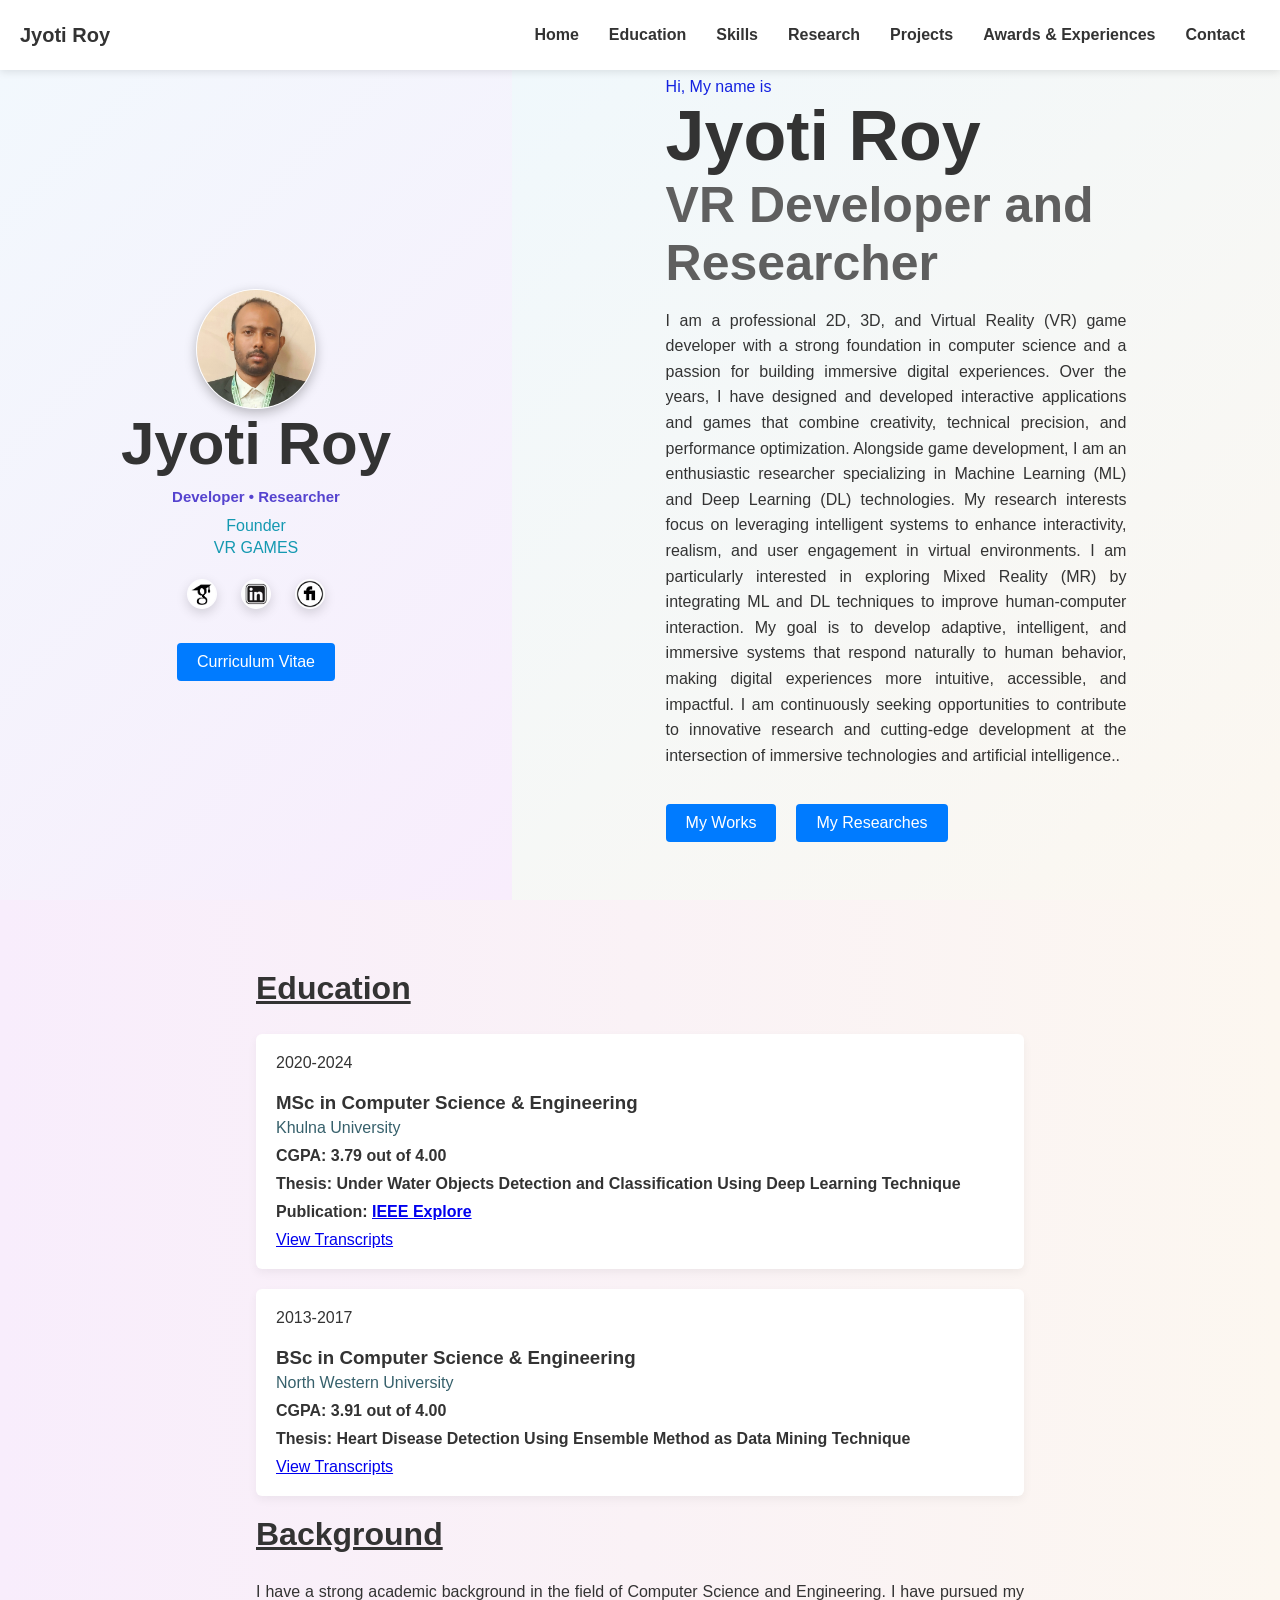
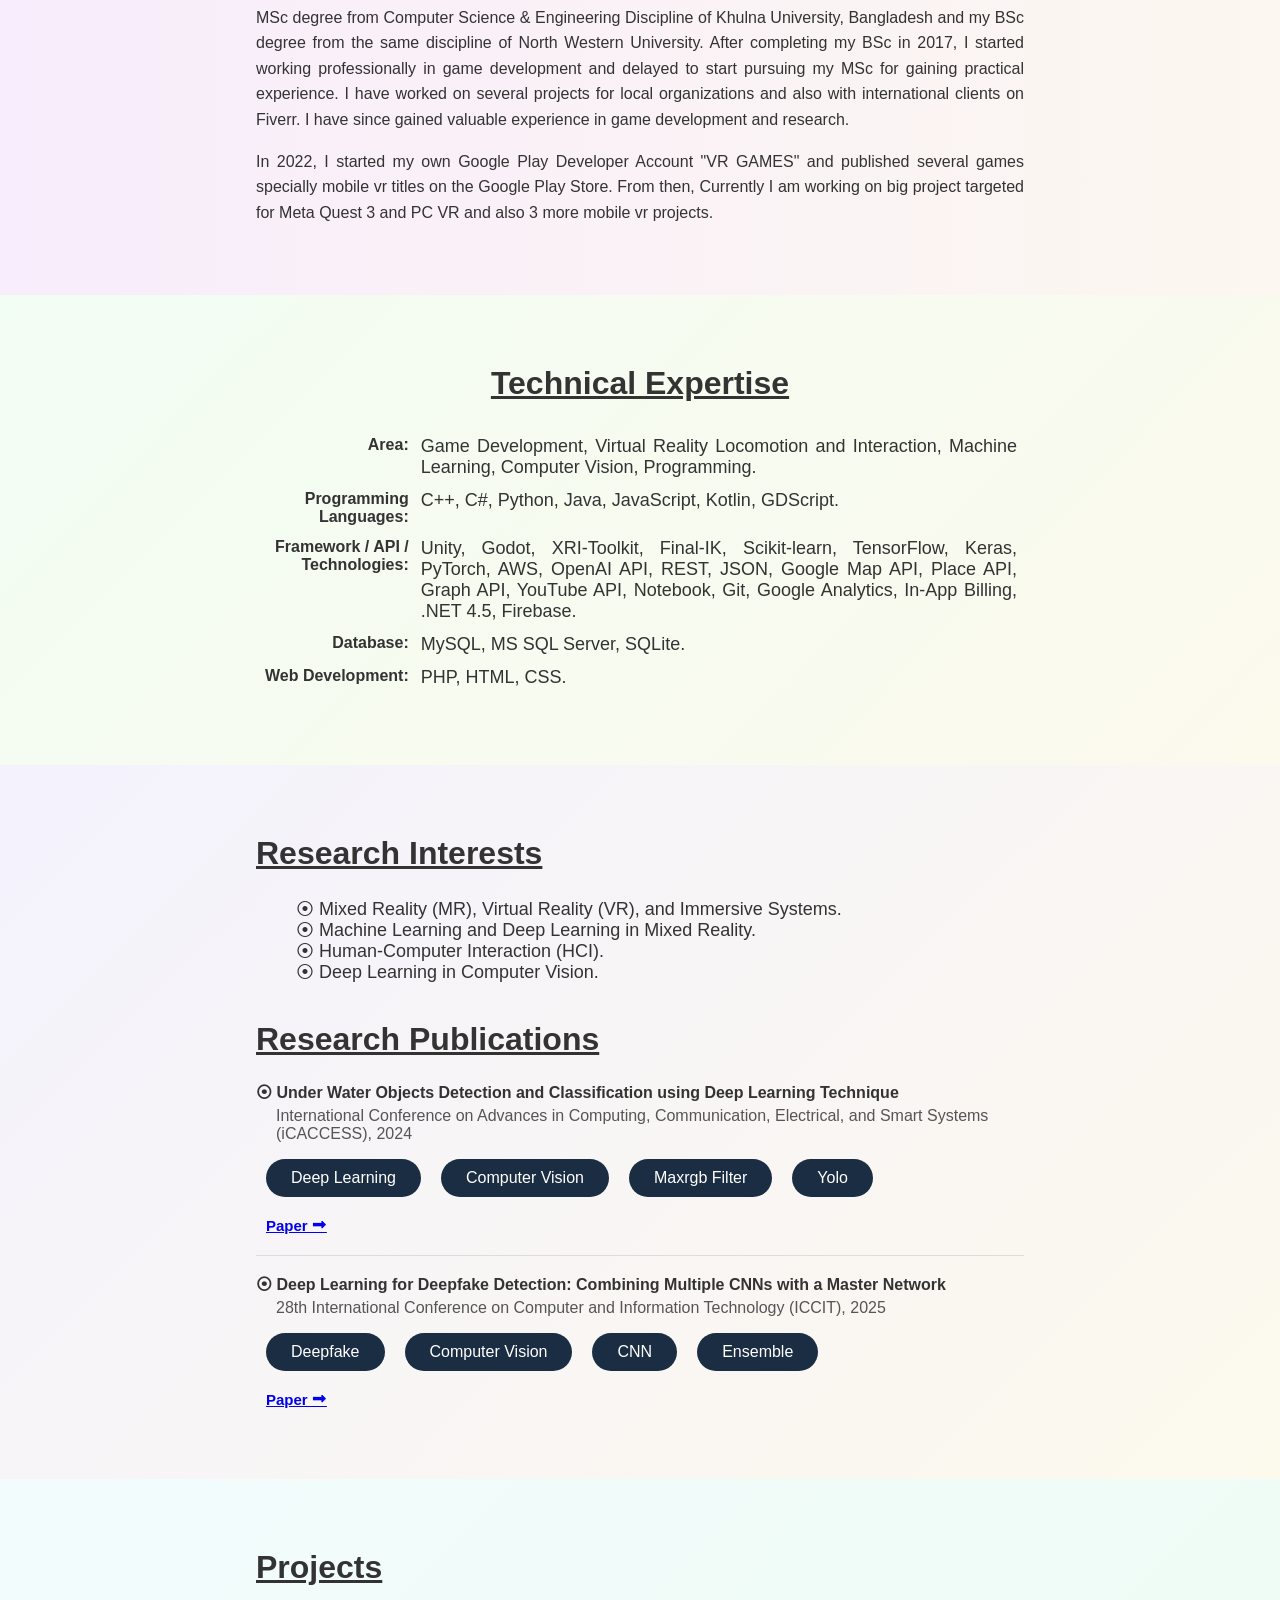
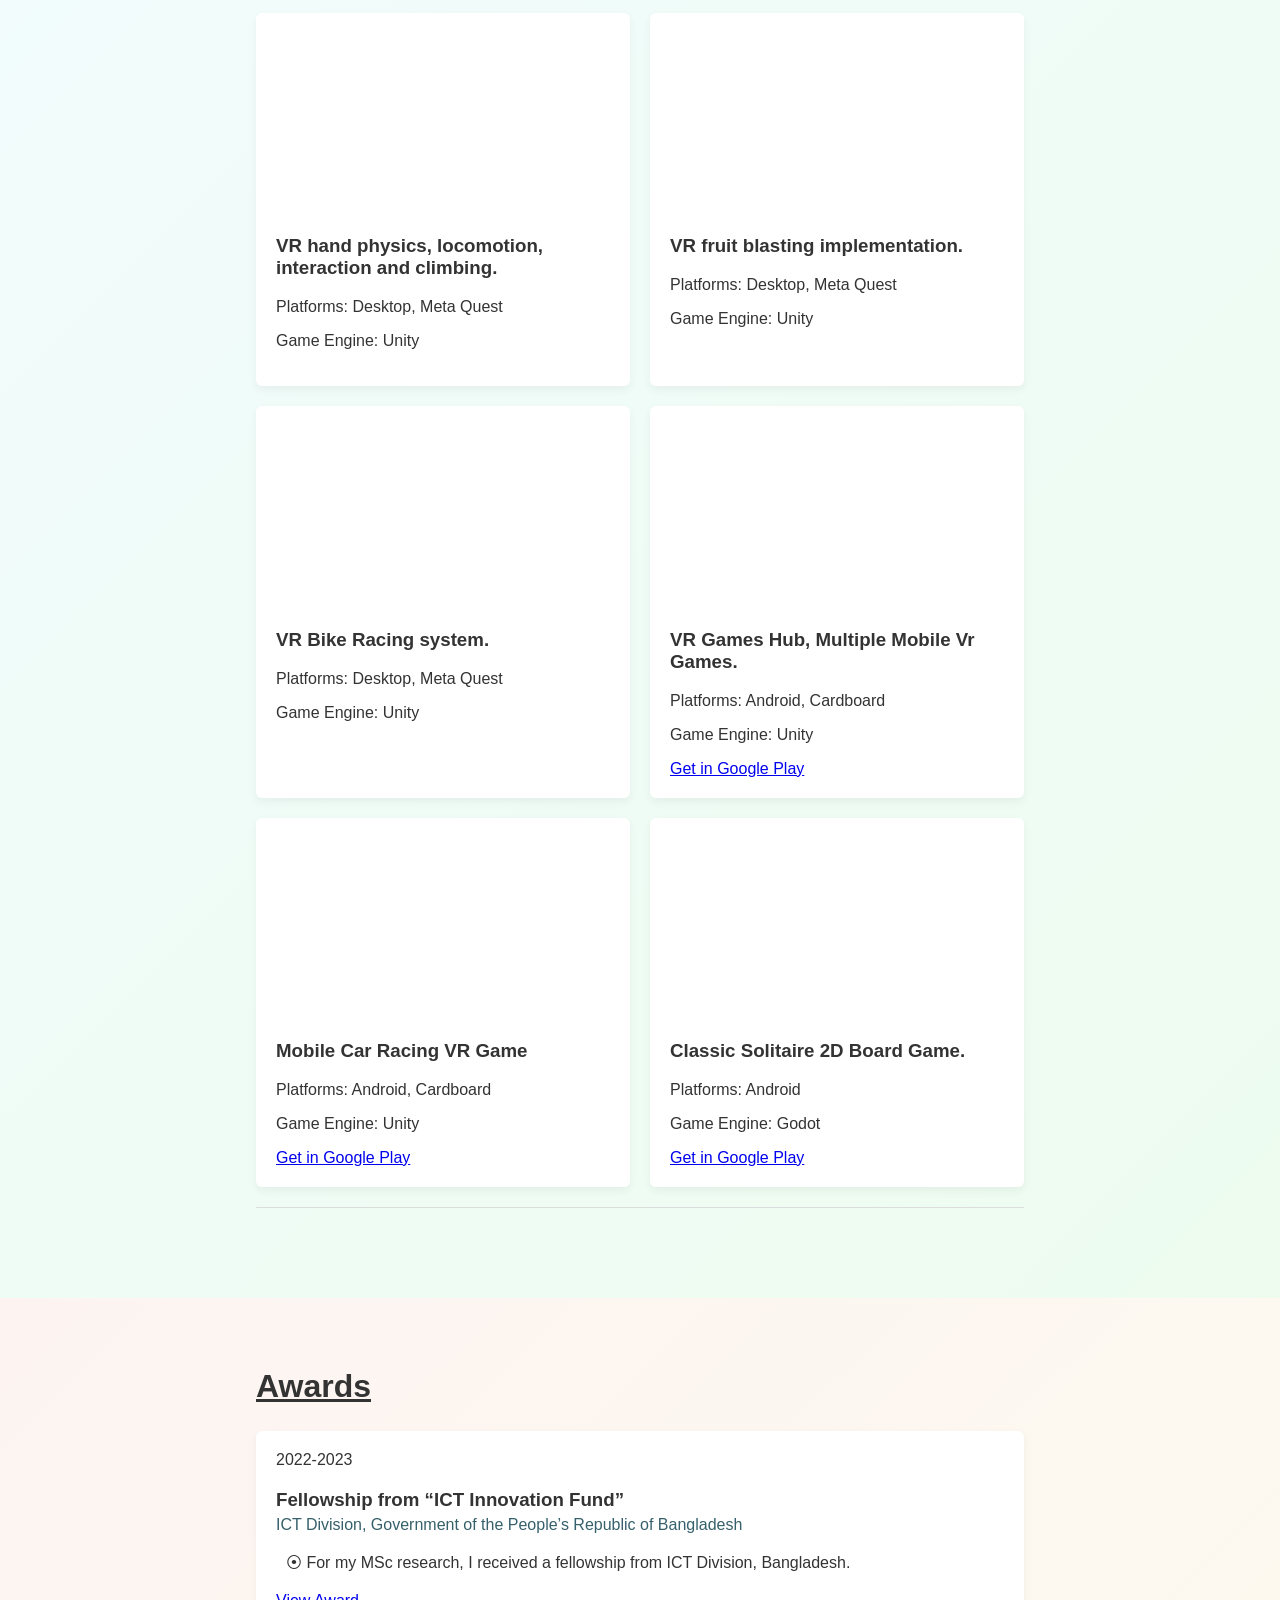
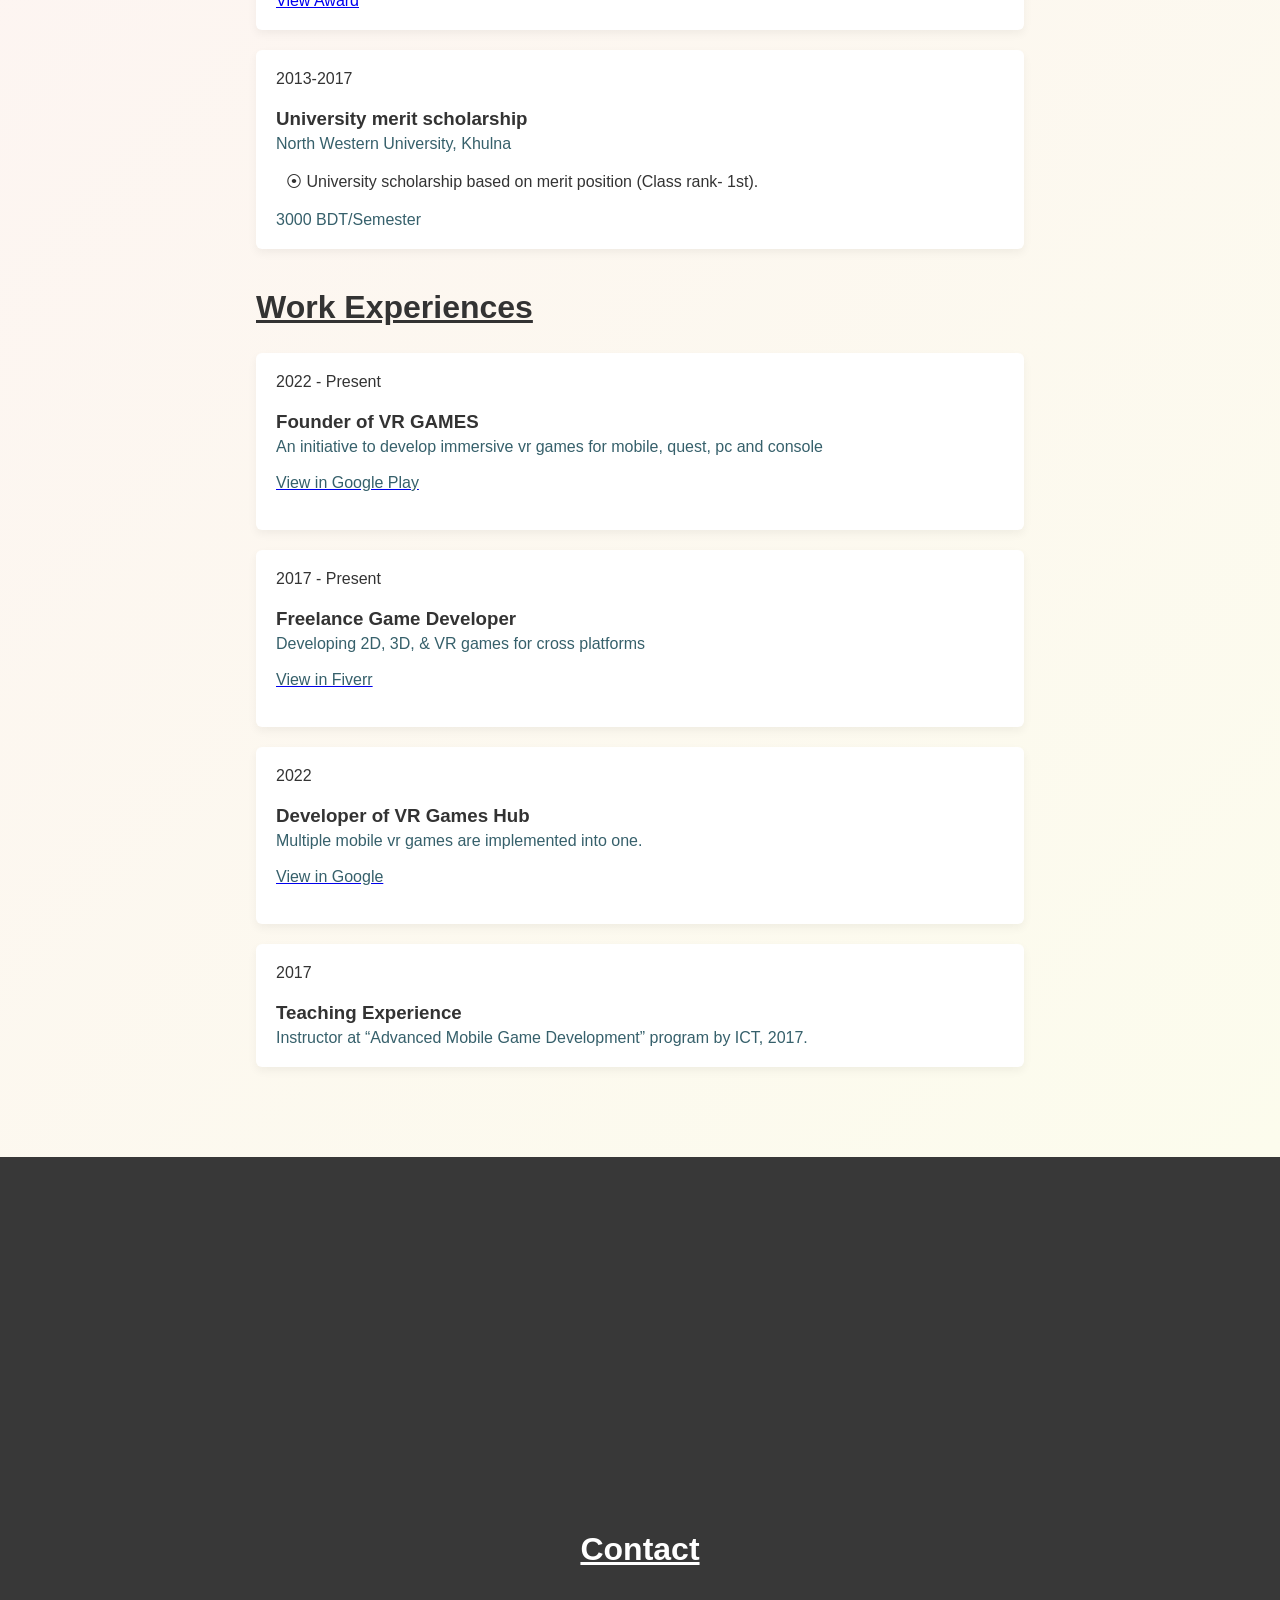
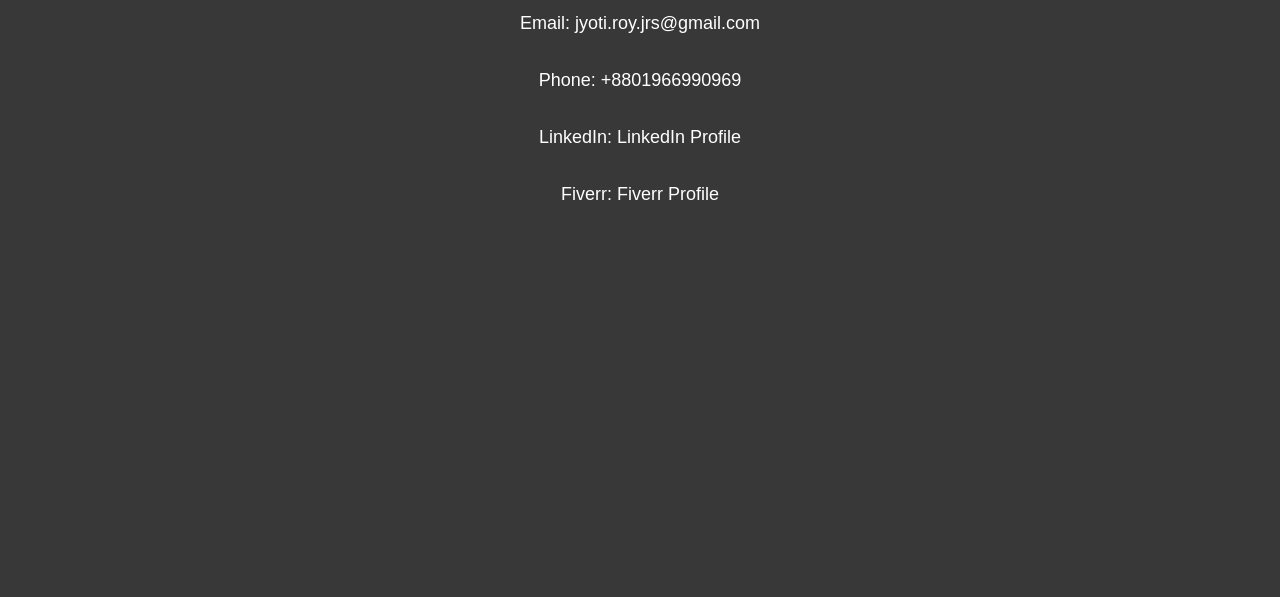
<file: index.html>
<!DOCTYPE html>
<html lang="en">
<head>
  <meta charset="UTF-8" />
  <meta name="viewport" content="width=device-width, initial-scale=1.0" />
  <title>Your Name | Personal Website</title>
  <link rel="stylesheet" href="style.css?v=2.0" />
</head>
<body>

    <nav class="navbar">
        <div class="nav-container">
            <div class="logo">
                Jyoti Roy
                <!-- <img src="images/pp.jpg" alt="Jyoti Roy" class="profile-pic"> -->
            </div>

            <div class="hamburger" id="hamburger">☰</div>

            <ul class="nav-links" id="nav-links">
                <li><a href="#home">Home</a></li>
                <li><a href="#education">Education</a></li>
                <li><a href="#skills">Skills</a></li>
                <li><a href="#research">Research</a></li>
                <li><a href="#projects">Projects</a></li>
                <li><a href="#exp">Awards & Experiences</a></li>
                <li><a href="#contact">Contact</a></li>
            </ul>
        </div>
    </nav>


  <!-- Home -->
  <header class="home" id="home">
    <div class="home-base">
        <div class="home-left">
            <img src="images/pp.jpeg" alt="Jyoti Roy" class="profile-pic">
            <h1 class="main-name">Jyoti Roy</h1>
            <p class="degic">Developer • Researcher</p>
            <p class="market">Founder</p>
            <a href="https://play.google.com/store/apps/developer?id=VR+GAMES"> <p class="market">VR GAMES</p></a>
            <div class="profiles">
                <a href="https://scholar.google.com/citations?user=HspggnkAAAAJ"><img src="images/gs.jpg" alt="google scholar"></a>
                <a href="https://www.linkedin.com/in/jyoti-roy-0829a314a/"><img src="images/ln.avif" alt="linkedin"></a>
                <a href="https://www.fiverr.com/jyotiroy"><img src="images/fv.jpg" alt="fiverr"></a>
            </div>
            <a target="_blank" href="https://drive.google.com/file/d/12y5SMWxeK4G92RWahoWwpbMQADUWftXO/view?usp=sharing" class="btn">Curriculum Vitae</a>
        </div>
        <div class="home-right">
            <p class="a1">Hi, My name is</p>
            <p class="a2"> Jyoti Roy</p> 
            <p class="a3"> VR Developer and Researcher</p> 
            <p class="a4">I am a professional 2D, 3D, and Virtual Reality (VR) 
              game developer with a strong foundation in computer 
              science and a passion for building immersive digital experiences. 
              Over the years, I have designed and developed interactive 
              applications and games that combine creativity, technical 
              precision, and performance optimization. Alongside game 
              development, I am an enthusiastic researcher specializing 
              in Machine Learning (ML) and Deep Learning (DL) technologies. 
              My research interests focus on leveraging intelligent systems 
              to enhance interactivity, realism, and user engagement in 
              virtual environments. I am particularly interested in exploring 
              Mixed Reality (MR) by integrating ML and DL techniques to 
              improve human-computer interaction. My goal is to develop 
              adaptive, intelligent, and immersive systems that respond 
              naturally to human behavior, making digital experiences more 
              intuitive, accessible, and impactful. I am continuously seeking 
              opportunities to contribute to innovative research and 
              cutting-edge development at the intersection of immersive 
              technologies and artificial intelligence..
            </p>
            <div class="home-right-btns">
              <a href="#projects" class="btn">My Works</a>
              <a href="#research" class="btn">My Researches</a>
            </div>
            
        </div>
    </div>
    
  </header>

  <!-- Education -->
  <section id="education" class="education section">
    <div class="edu-back">
      <h2>Education</h2>
      <div class="edu-card">
        <p class="duration">2020-2024</p>
        <h3>MSc in Computer Science & Engineering</h3>
        <p class="uni">Khulna University</p>
        <p class="edu-group">CGPA: 3.79 out of 4.00</p>
        <p class="edu-group">Thesis: Under Water Objects Detection 
          and Classification Using Deep Learning Technique</p>
        <p class="edu-group">Publication: <a href="https://ieeexplore.ieee.org/abstract/document/10499509">IEEE Explore</a></p>
        <a target="_blank" class="transcripts" href="https://drive.google.com/file/d/1ruSn7NOa31wLIZ3sSCfuWWoPx4tDtSTY/view?usp=sharing">View Transcripts</a>
      </div>
      <div class="edu-card">
        <p class="duration">2013-2017</p>
        <h3>BSc in Computer Science & Engineering</h3>
        <p class="uni">North Western University</p>
        <p class="edu-group" >CGPA: 3.91 out of 4.00</p>
        <p class="edu-group" >Thesis: Heart Disease Detection Using Ensemble Method as Data Mining Technique</p>
        <a target="_blank" class="transcripts" href="https://drive.google.com/file/d/1pRoetT1ZaDS0DHyWHZnHZyzpdIW1z2F5/view?usp=sharing">View Transcripts</a>
      </div>
      <h2>Background</h2>
      <p class="background">I have a strong academic background in the field of 
        Computer Science and Engineering. I have pursued my MSc 
        degree from Computer Science & Engineering Discipline 
        of Khulna University, Bangladesh and my BSc degree from the
        same discipline of North Western University. After completing 
        my BSc in 2017, I started working professionally in 
        game development and delayed to start pursuing my MSc 
        for gaining practical experience. I have worked on several
        projects for local organizations and also with international
        clients on Fiverr. I have since gained valuable 
        experience in game development and research.</p>
        <p class="background">In 2022, I started my own Google Play
          Developer Account "VR GAMES" and published several games 
          specially mobile vr titles on the Google Play Store. From then,
          Currently I am working on big project targeted for Meta Quest 3
          and PC VR and also 3 more mobile vr projects.
        </p>
    </div>
    
  </section>



   <!-- Skills -->
  <section id="skills" class="skills section">
    <div class="skill-set">
      <h2>Technical Expertise</h2>
      <table>
        <tr>
          <th>Area:</th>
          <td>Game Development, Virtual Reality Locomotion 
            and Interaction, Machine Learning, Computer Vision, Programming.</td>
        </tr>
        <tr>
          <th>Programming Languages:</th>
          <td>C++, C#, Python, Java, JavaScript, Kotlin, GDScript.</td>
        </tr>
        <tr>
          <th>Framework / API / Technologies:</th>
          <td>Unity, Godot, XRI-Toolkit, Final-IK, Scikit-learn, TensorFlow, 
            Keras, PyTorch, AWS, OpenAI API, REST, JSON, Google Map API, 
            Place API, Graph API, YouTube API, Notebook, Git, 
            Google Analytics, In-App Billing, .NET 4.5, Firebase.</td>
        </tr>
        <tr>
          <th>Database:</th>
          <td>MySQL, MS SQL Server, SQLite.</td>
        </tr>
        <tr>
          <th>Web Development:</th>
          <td>PHP, HTML, CSS.</td>
        </tr>
      </table>
      
    </div>
  </section>


   <!-- Research -->
  <section id="research" class="research section">
    <div class="skill-set">
        <h2>Research Interests</h2>
        <ul>
          <li>⦿ Mixed Reality (MR), Virtual Reality (VR), and Immersive Systems.</li>
          <li>⦿ Machine Learning and Deep Learning in Mixed Reality.</li>
          <li>⦿ Human-Computer Interaction (HCI).</li>
          <li>⦿ Deep Learning in Computer Vision.</li>
        </ul>
        <h2>Research Publications</h2>
        <p class="title">⦿ Under Water Objects Detection and Classification using Deep Learning Technique</p>
        <p class="conf-name">International Conference on Advances in Computing, Communication, Electrical, and Smart Systems (iCACCESS), 2024</p>
        <div class="research-keywords">
          <div class="keyword">Deep Learning</div>
          <div class="keyword">Computer Vision</div>
          <div class="keyword">Maxrgb Filter</div>
          <div class="keyword">Yolo</div>
        </div>
        <a target="_blank" href="https://ieeexplore.ieee.org/document/10499509" class="paper-link">Paper ⮕</a>
        <div class="line"></div>
        <p class="title">⦿ Deep Learning for Deepfake Detection: Combining Multiple CNNs with a Master Network</p>
        <p class="conf-name"> 28th International Conference on Computer and Information Technology (ICCIT), 2025</p>
        <div class="research-keywords">
          <div class="keyword">Deepfake</div>
          <div class="keyword">Computer Vision</div>
          <div class="keyword">CNN</div>
          <div class="keyword">Ensemble</div>
        </div>
        <a target="_blank" href="https://drive.google.com/drive/folders/1dzoy5NXe0N66nfNGs39CGH_ABFaqNXJ9?usp=sharing" class="paper-link">Paper ⮕</a>
    </div>
  
  </section>


  <!-- Projects -->
  <section id="projects" class="section projects">
    <div class="project-area">
      <h2>Projects</h2>
      <div class="projects-grid">
        <div class="project-card">
          <iframe width="320" height="180" 
          src="https://www.youtube.com/embed/vPnDwvNM28U?si=5RjHoMOjHiKkaDId" 
          title="YouTube video player" 
          frameborder="0" 
          allow="accelerometer; autoplay; clipboard-write; encrypted-media; gyroscope; picture-in-picture; web-share" 
          referrerpolicy="strict-origin-when-cross-origin" 
          allowfullscreen></iframe>
          <h3>VR hand physics, locomotion, interaction and climbing.</h3>
          <p>Platforms: Desktop, Meta Quest</p>
          <p>Game Engine: Unity</p>
        </div>
        <div class="project-card">
          <iframe width="320" height="180" 
          src="https://www.youtube.com/embed/PKu1lPmp5Fs?si=my3g4YNkaXHxWIC3" 
          title="YouTube video player" 
          frameborder="0" 
          allow="accelerometer; autoplay; clipboard-write; encrypted-media; gyroscope; picture-in-picture; web-share" 
          referrerpolicy="strict-origin-when-cross-origin" 
          allowfullscreen></iframe>
          <h3>VR fruit blasting implementation.</h3>
          <p>Platforms: Desktop, Meta Quest</p>
          <p>Game Engine: Unity</p>
        </div>
        <div class="project-card">
          <iframe width="320" height="180" 
          src="https://www.youtube.com/embed/4jZt9leW4E0?si=JLn6IOSAZt30gxTn" 
          title="YouTube video player" 
          frameborder="0" 
          allow="accelerometer; autoplay; clipboard-write; encrypted-media; gyroscope; picture-in-picture; web-share" 
          referrerpolicy="strict-origin-when-cross-origin" 
          allowfullscreen></iframe>
          <h3>VR Bike Racing system.</h3>
          <p>Platforms: Desktop, Meta Quest</p>
          <p>Game Engine: Unity</p>
        </div>
         <div class="project-card">
          <iframe width="320" height="180" 
          src="https://www.youtube.com/embed/CVPOO0_PzlQ?si=LtRTGvWj6rjnyWl9" 
          title="YouTube video player" 
          frameborder="0" 
          allow="accelerometer; autoplay; clipboard-write; encrypted-media; gyroscope; picture-in-picture; web-share" 
          referrerpolicy="strict-origin-when-cross-origin" 
          allowfullscreen></iframe>
          <h3>VR Games Hub, Multiple Mobile Vr Games.</h3>
          <p>Platforms: Android, Cardboard</p>
          <p>Game Engine: Unity</p>
          <a target="_blank" href="https://play.google.com/store/apps/details?id=vr.games.hub">Get in Google Play</a>

        </div>
        <div class="project-card">
          <iframe width="320" height="180" 
          src="https://www.youtube.com/embed/yHCIf5TSQpk?si=ad5TwQrEEtWzF0-5" 
          title="YouTube video player" 
          frameborder="0" 
          allow="accelerometer; autoplay; clipboard-write; encrypted-media; gyroscope; picture-in-picture; web-share" 
          referrerpolicy="strict-origin-when-cross-origin" 
          allowfullscreen></iframe>
          <h3>Mobile Car Racing VR Game</h3>
          <p>Platforms: Android, Cardboard</p>
          <p>Game Engine: Unity</p>
          <a target="_blank" href="https://play.google.com/store/apps/details?id=car.racer.vr">Get in Google Play</a>

        </div>
        <div class="project-card">
          <iframe width="320" height="180" 
          src="https://www.youtube.com/embed/K3316cAfgNI?si=tQPNfDeR4-_VM7Jb" 
          title="YouTube video player" 
          frameborder="0" 
          allow="accelerometer; autoplay; clipboard-write; encrypted-media; gyroscope; picture-in-picture; web-share" 
          referrerpolicy="strict-origin-when-cross-origin" 
          allowfullscreen></iframe>
          <h3>Classic Solitaire 2D Board Game.</h3>
          <p>Platforms: Android</p>
          <p>Game Engine: Godot</p>
          <a target="_blank" href="https://play.google.com/store/apps/details?id=card.games.solitaire">Get in Google Play</a>
        </div>
       
      </div>
      <div class="line"></div>
    </div>
    
  </section>


  <!-- Experience -->
  <section id="exp" class="exp section">
    <div class="edu-back">
      <h2>Awards</h2>
      
      <div class="edu-card">
        <p class="duration">2022-2023</p>
        <h3>Fellowship from “ICT Innovation Fund”</h3>
        <p class="uni">ICT Division, Government of the People’s Republic of Bangladesh</p>
        <p class="awrd-desc">⦿ For my MSc research, I received a fellowship from ICT Division, Bangladesh.</p>
        <a target="_blank" class="transcripts" href="https://drive.google.com/file/d/1JvOqBuwuFu76b7-qpn1NgbEyl1EVGfpn/view?usp=sharing">View Award</a>
      </div>

      <div class="edu-card">
        <p class="duration">2013-2017</p>
        <h3>University merit scholarship</h3>
        <p class="uni">North Western University, Khulna</p>
        <p class="awrd-desc">⦿ University scholarship based on merit position (Class rank- 1st).</p>
        <p class="uni">3000 BDT/Semester</p>
      </div>

      <h2 style="padding-top: 20px;">Work Experiences</h2>
      <div class="edu-card">
        <p class="duration">2022 - Present</p>
        <h3>Founder of VR GAMES</h3>
        <p class="uni">An initiative to develop immersive vr games for mobile, quest, pc and console</p>
        <a target="_blank" style="padding: 10px;" href="https://play.google.com/store/apps/developer?id=VR+GAMES"><p class="uni">View in Google Play</p></a> 
      </div>

       <div class="edu-card">
        <p class="duration">2017 - Present</p>
        <h3>Freelance Game Developer</h3>
        <p class="uni">Developing 2D, 3D, & VR games for cross platforms</p>
        <a target="_blank" style="padding: 10px;" href="https://www.fiverr.com/jyotiroy"><p class="uni">View in Fiverr</p></a> 
      </div>

      <div class="edu-card">
        <p class="duration">2022</p>
        <h3>Developer of VR Games Hub</h3>
        <p class="uni">Multiple mobile vr games are implemented into one.</p>
        <a target="_blank" style="padding: 10px;" href="https://www.google.com/search?q=vr+games+hub&oq=vr+games+hub"><p class="uni">View in Google</p></a> 
      </div>
       <div class="edu-card">
        <p class="duration">2017</p>
        <h3>Teaching Experience</h3>
        <p class="uni">Instructor at “Advanced Mobile Game Development” program by ICT, 2017.</p>
      </div>
    </div>
    
  </section>

  <!-- Contact -->
  <section id="contact" class="section contacts">
    <div class="contacts-area">
      <h2>Contact</h2>
      <p>Email: jyoti.roy.jrs@gmail.com</p>
      <p>Phone: +8801966990969</p>
      <p>LinkedIn: <a target="_blank" href="https://www.linkedin.com/in/jyoti-roy-0829a314a">LinkedIn Profile</a></p>
      <p>Fiverr: <a target="_blank" href="https://www.fiverr.com/jyotiroy">Fiverr Profile</a></p>
    </div>
    
  </section>

  <script>
    const hamburger = document.getElementById("hamburger");
    const navLinks = document.getElementById("nav-links");

    hamburger.addEventListener("click", () => {
      navLinks.classList.toggle("active");
    });
  </script>

</body>
</html>
</file>
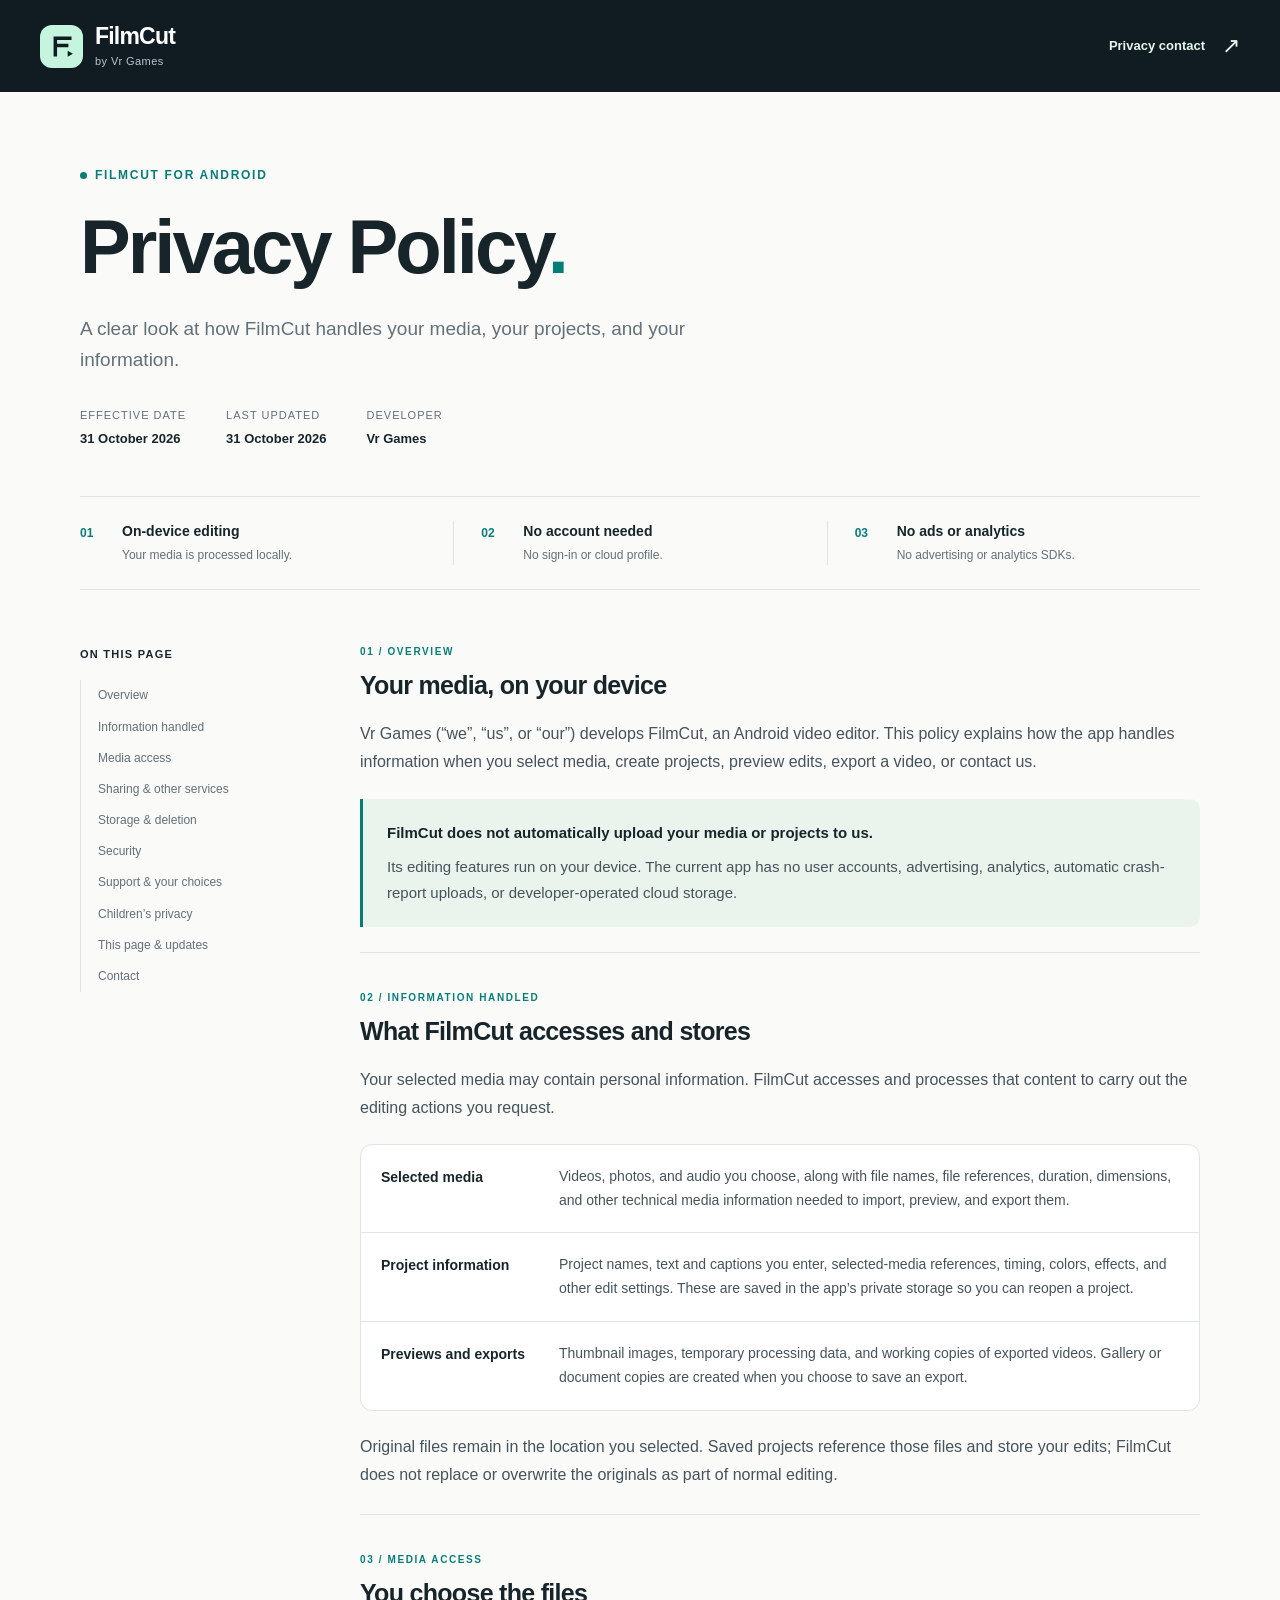
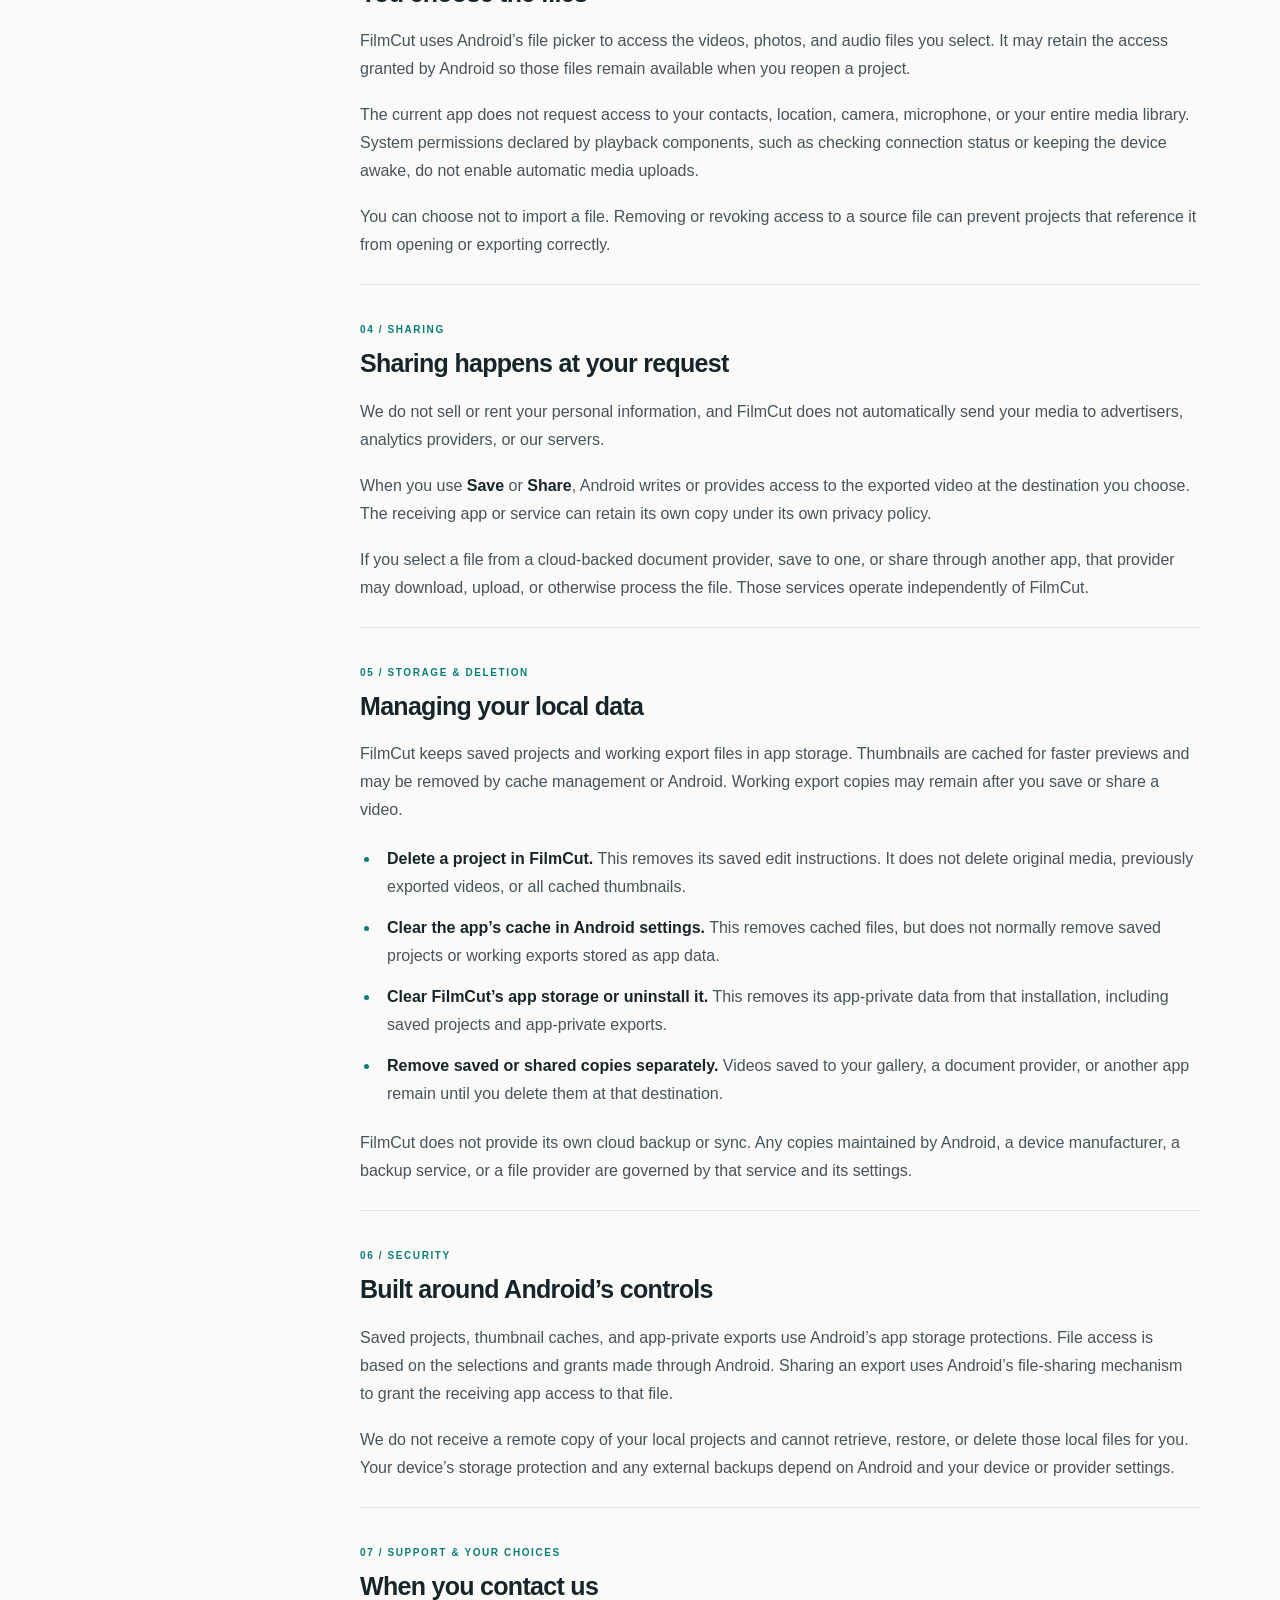
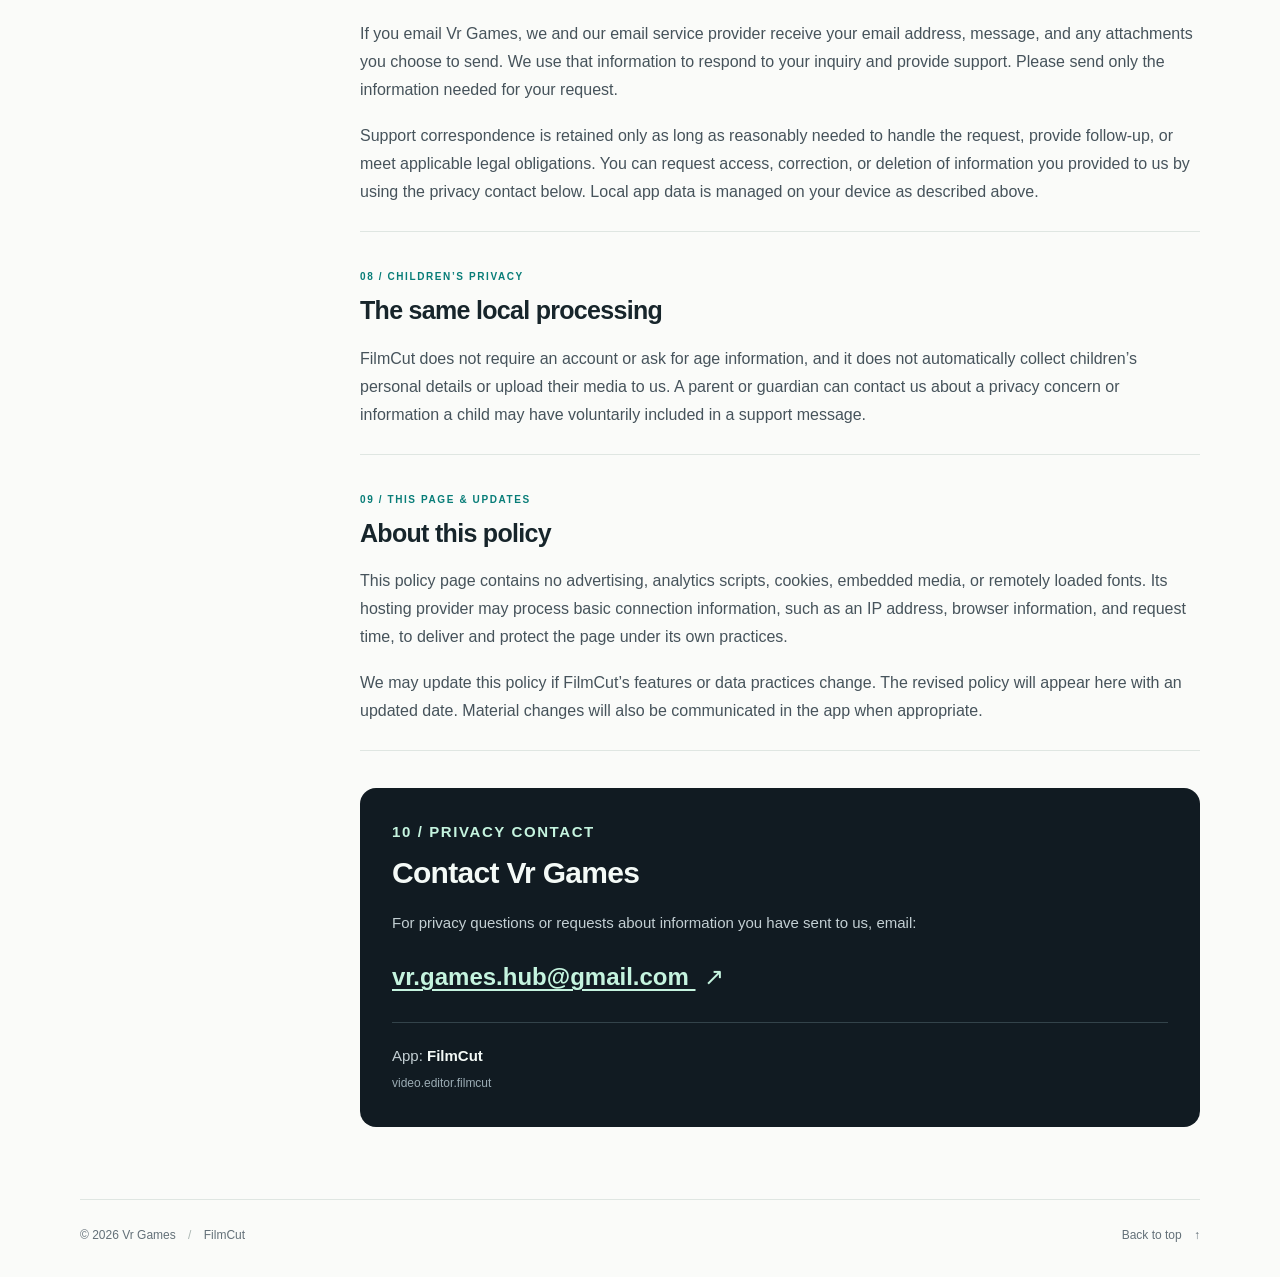
<file: policies/filmcut/filmcut.html>
<!doctype html>
<html lang="en">
<head>
  <meta charset="utf-8">
  <meta name="viewport" content="width=device-width, initial-scale=1">
  <meta name="description" content="FilmCut privacy policy. Learn how Vr Games handles selected media, local projects, exports, and privacy inquiries.">
  <meta name="referrer" content="no-referrer">
  <meta name="theme-color" content="#111b22">
  <title>Privacy Policy — FilmCut by Vr Games</title>
  <link rel="stylesheet" href="styles.css">
</head>
<body id="top">
  <a class="skip-link" href="#policy">Skip to privacy policy</a>

  <header class="site-header">
    <div class="header-inner">
      <a class="brand" href="#top" aria-label="FilmCut privacy policy, back to top">
        <span class="brand-mark" aria-hidden="true">
          <svg viewBox="0 0 32 32" fill="none"><path d="M10 24V8h14M10 15h11" stroke="currentColor" stroke-width="3.4" stroke-linecap="square"/><path d="m22 20 5 3-5 3v-6Z" fill="currentColor"/></svg>
        </span>
        <span class="brand-name">FilmCut<span class="brand-byline">by Vr Games</span></span>
      </a>
      <a class="header-contact" href="#contact">Privacy contact <span aria-hidden="true">↗</span></a>
    </div>
  </header>

  <main>
    <section class="hero page-width" aria-labelledby="page-title">
      <p class="eyebrow"><span class="status-dot" aria-hidden="true"></span> FilmCut for Android</p>
      <h1 id="page-title">Privacy Policy<span class="title-dot" aria-hidden="true">.</span></h1>
      <p class="hero-description">A clear look at how FilmCut handles your media, your projects, and your information.</p>
      <dl class="policy-meta">
        <div><dt>Effective date</dt><dd><time datetime="2026-10-31">31 October 2026</time></dd></div>
        <div><dt>Last updated</dt><dd><time datetime="2026-10-31">31 October 2026</time></dd></div>
        <div><dt>Developer</dt><dd>Vr Games</dd></div>
      </dl>
      <div class="privacy-summary" aria-label="Privacy at a glance">
        <div><span class="summary-icon" aria-hidden="true">01</span><p><strong>On-device editing</strong><span>Your media is processed locally.</span></p></div>
        <div><span class="summary-icon" aria-hidden="true">02</span><p><strong>No account needed</strong><span>No sign-in or cloud profile.</span></p></div>
        <div><span class="summary-icon" aria-hidden="true">03</span><p><strong>No ads or analytics</strong><span>No advertising or analytics SDKs.</span></p></div>
      </div>
    </section>

    <div class="policy-layout page-width">
      <aside class="contents" aria-label="Policy contents">
        <p class="contents-title">On this page</p>
        <nav aria-label="Privacy policy sections">
          <a href="#overview">Overview</a>
          <a href="#information">Information handled</a>
          <a href="#access">Media access</a>
          <a href="#sharing">Sharing &amp; other services</a>
          <a href="#retention">Storage &amp; deletion</a>
          <a href="#security">Security</a>
          <a href="#support">Support &amp; your choices</a>
          <a href="#children">Children’s privacy</a>
          <a href="#website">This page &amp; updates</a>
          <a href="#contact">Contact</a>
        </nav>
      </aside>

      <article id="policy" class="policy-content" aria-label="FilmCut privacy policy">
        <section id="overview" class="policy-section">
          <p class="section-number" aria-hidden="true">01 / OVERVIEW</p>
          <h2>Your media, on your device</h2>
          <p>Vr Games (“we”, “us”, or “our”) develops FilmCut, an Android video editor. This policy explains how the app handles information when you select media, create projects, preview edits, export a video, or contact us.</p>
          <div class="key-note"><p><strong>FilmCut does not automatically upload your media or projects to us.</strong> Its editing features run on your device. The current app has no user accounts, advertising, analytics, automatic crash-report uploads, or developer-operated cloud storage.</p></div>
        </section>

        <section id="information" class="policy-section">
          <p class="section-number" aria-hidden="true">02 / INFORMATION HANDLED</p>
          <h2>What FilmCut accesses and stores</h2>
          <p>Your selected media may contain personal information. FilmCut accesses and processes that content to carry out the editing actions you request.</p>
          <dl class="data-list">
            <div><dt>Selected media</dt><dd>Videos, photos, and audio you choose, along with file names, file references, duration, dimensions, and other technical media information needed to import, preview, and export them.</dd></div>
            <div><dt>Project information</dt><dd>Project names, text and captions you enter, selected-media references, timing, colors, effects, and other edit settings. These are saved in the app’s private storage so you can reopen a project.</dd></div>
            <div><dt>Previews and exports</dt><dd>Thumbnail images, temporary processing data, and working copies of exported videos. Gallery or document copies are created when you choose to save an export.</dd></div>
          </dl>
          <p>Original files remain in the location you selected. Saved projects reference those files and store your edits; FilmCut does not replace or overwrite the originals as part of normal editing.</p>
        </section>

        <section id="access" class="policy-section">
          <p class="section-number" aria-hidden="true">03 / MEDIA ACCESS</p>
          <h2>You choose the files</h2>
          <p>FilmCut uses Android’s file picker to access the videos, photos, and audio files you select. It may retain the access granted by Android so those files remain available when you reopen a project.</p>
          <p>The current app does not request access to your contacts, location, camera, microphone, or your entire media library. System permissions declared by playback components, such as checking connection status or keeping the device awake, do not enable automatic media uploads.</p>
          <p>You can choose not to import a file. Removing or revoking access to a source file can prevent projects that reference it from opening or exporting correctly.</p>
        </section>

        <section id="sharing" class="policy-section">
          <p class="section-number" aria-hidden="true">04 / SHARING</p>
          <h2>Sharing happens at your request</h2>
          <p>We do not sell or rent your personal information, and FilmCut does not automatically send your media to advertisers, analytics providers, or our servers.</p>
          <p>When you use <strong>Save</strong> or <strong>Share</strong>, Android writes or provides access to the exported video at the destination you choose. The receiving app or service can retain its own copy under its own privacy policy.</p>
          <p>If you select a file from a cloud-backed document provider, save to one, or share through another app, that provider may download, upload, or otherwise process the file. Those services operate independently of FilmCut.</p>
        </section>

        <section id="retention" class="policy-section">
          <p class="section-number" aria-hidden="true">05 / STORAGE &amp; DELETION</p>
          <h2>Managing your local data</h2>
          <p>FilmCut keeps saved projects and working export files in app storage. Thumbnails are cached for faster previews and may be removed by cache management or Android. Working export copies may remain after you save or share a video.</p>
          <ul class="choice-list">
            <li><strong>Delete a project in FilmCut.</strong> This removes its saved edit instructions. It does not delete original media, previously exported videos, or all cached thumbnails.</li>
            <li><strong>Clear the app’s cache in Android settings.</strong> This removes cached files, but does not normally remove saved projects or working exports stored as app data.</li>
            <li><strong>Clear FilmCut’s app storage or uninstall it.</strong> This removes its app-private data from that installation, including saved projects and app-private exports.</li>
            <li><strong>Remove saved or shared copies separately.</strong> Videos saved to your gallery, a document provider, or another app remain until you delete them at that destination.</li>
          </ul>
          <p>FilmCut does not provide its own cloud backup or sync. Any copies maintained by Android, a device manufacturer, a backup service, or a file provider are governed by that service and its settings.</p>
        </section>

        <section id="security" class="policy-section">
          <p class="section-number" aria-hidden="true">06 / SECURITY</p>
          <h2>Built around Android’s controls</h2>
          <p>Saved projects, thumbnail caches, and app-private exports use Android’s app storage protections. File access is based on the selections and grants made through Android. Sharing an export uses Android’s file-sharing mechanism to grant the receiving app access to that file.</p>
          <p>We do not receive a remote copy of your local projects and cannot retrieve, restore, or delete those local files for you. Your device’s storage protection and any external backups depend on Android and your device or provider settings.</p>
        </section>

        <section id="support" class="policy-section">
          <p class="section-number" aria-hidden="true">07 / SUPPORT &amp; YOUR CHOICES</p>
          <h2>When you contact us</h2>
          <p>If you email Vr Games, we and our email service provider receive your email address, message, and any attachments you choose to send. We use that information to respond to your inquiry and provide support. Please send only the information needed for your request.</p>
          <p>Support correspondence is retained only as long as reasonably needed to handle the request, provide follow-up, or meet applicable legal obligations. You can request access, correction, or deletion of information you provided to us by using the privacy contact below. Local app data is managed on your device as described above.</p>
        </section>

        <section id="children" class="policy-section">
          <p class="section-number" aria-hidden="true">08 / CHILDREN’S PRIVACY</p>
          <h2>The same local processing</h2>
          <p>FilmCut does not require an account or ask for age information, and it does not automatically collect children’s personal details or upload their media to us. A parent or guardian can contact us about a privacy concern or information a child may have voluntarily included in a support message.</p>
        </section>

        <section id="website" class="policy-section">
          <p class="section-number" aria-hidden="true">09 / THIS PAGE &amp; UPDATES</p>
          <h2>About this policy</h2>
          <p>This policy page contains no advertising, analytics scripts, cookies, embedded media, or remotely loaded fonts. Its hosting provider may process basic connection information, such as an IP address, browser information, and request time, to deliver and protect the page under its own practices.</p>
          <p>We may update this policy if FilmCut’s features or data practices change. The revised policy will appear here with an updated date. Material changes will also be communicated in the app when appropriate.</p>
        </section>

        <section id="contact" class="contact-card" aria-labelledby="contact-title">
          <p class="section-number">10 / PRIVACY CONTACT</p>
          <h2 id="contact-title">Contact Vr Games</h2>
          <p>For privacy questions or requests about information you have sent to us, email:</p>
          <a class="email-link" href="mailto:vr.games.hub@gmail.com">vr.games.hub@gmail.com <span aria-hidden="true">↗</span></a>
          <p class="contact-app">App: <strong>FilmCut</strong><br><span class="package-name">video.editor.filmcut</span></p>
        </section>
      </article>
    </div>
  </main>

  <footer class="site-footer page-width">
    <p>© 2026 Vr Games <span aria-hidden="true">/</span> FilmCut</p>
    <a href="#top">Back to top <span aria-hidden="true">↑</span></a>
  </footer>
</body>
</html>
</file>
<file: style.css>
html {
  scroll-behavior: smooth;
}

body {
  margin: 0;
  font-family: Arial, sans-serif;
  color: #333;
}

/* ===== Navbar ===== */
* {
  box-sizing: border-box;
}

.navbar {
  position: fixed;
  top: 0;
  width: 100%;
  min-height: 70px;
  background: #FFFFFF;
  box-shadow: 0 2px 8px rgba(0,0,0,0.1);
  z-index: 1000;
}

.nav-container {
  /* max-width: 1100px; */
  height: 70px;
  margin: auto;
  display: flex;
  justify-content: space-between;
  align-items: center;
  padding: 15px 20px;
}

.logo {
  font-weight: bold;
  font-size: 20px;
}



/* Hamburger hidden on desktop */
.hamburger {
  display: none;
  font-size: 28px;
  cursor: pointer;
}

/* Nav links */
.nav-links {
  list-style: none;
  height: 50px;
  align-items: center;
  margin: 0;
  padding: 0;
  display: flex;
}

.nav-links li {
  /* margin-left: 20px; */
  height: 50px;
  align-items: center;
}

.nav-links a {
    display: flex;
    align-items: center;     /* 🔥 vertical center */
    height: 100%; 
    text-decoration: none;
    color: #333;
    font-weight: 900;
    padding-left: 15px;
    padding-right: 15px;
}

.nav-links a:hover {
  color: #ffffff;
  background-color: rgb(19, 48, 109);
}

/* ===== Hero ===== */
.home {
  height: 100vh;
  padding-top: 70px;
  display: flex;
  align-items: center;
  justify-content: center;
  background: #f2f2f2;
  text-align: center;
}

.home-base{
    width: 100%;
    height: 100%;
    display: flex;
}

/* .home-left, .home-right {
    flex: 1 1 300px;
} */

.home-left{
    /* width: 40%; */
    display: flex; 
    flex: 0 0 40%;            /* turn div into flex container */
    flex-direction: column;    /* stack items vertically */
    justify-content: center;   /* vertical center */
    align-items: center;
    background: linear-gradient(135deg, #F2F8FD, #F8EDFC);
}



.home-right{
    /* width: 60%; */
    display: flex;
    flex: 0 0 60%;
    background: linear-gradient(135deg, #F0F8FC, #FCF7F0);
    /* background-image: url('images/cvr1.png');
    background-size: auto;
    background-position: center; */
    flex-direction: column;    /* stack items vertically */
    justify-content: center;   /* vertical center */
    /* align-items: center; */
    
}

.profile-pic {
  width: 120px;
  height: 120px;
  border-radius: 50%;
  object-fit: cover;
  border: 1px solid rgb(255, 255, 255);
  box-shadow: 0 4px 12px rgba(0,0,0,0.25);
  margin-top: 50px;
}

.main-name{
    margin: 0px;
    text-decoration: none;
    color: #333;
    font-size: 60px;
    font-weight: bold;
}
.degic{
    margin: 10px;
    text-decoration: none;
    color: rgb(85, 67, 207);
    font-size: 15px;
    font-weight: 600;
}
.market{
    margin: 2px;
    text-decoration: none;
    color: rgb(20, 153, 177);
    font-size: medium;
}
.home-left a{
    text-decoration: none; 
}
.profiles{
    margin-top: 10px;
    margin-bottom: 30px;
}

.profiles a{
    text-decoration: none; 
}

.profiles img{
    width: 30px;
    height: 30px;
    border-radius: 50%;
    object-fit: cover;
    margin-top: 10px;
    margin-left: 10px;
    margin-right: 10px;
    border: 1px solid rgb(255, 255, 255);
    box-shadow: 0 4px 12px rgba(0,0,0,0.15);
}


.btn {
  padding: 10px 20px;
  background: #007bff;
  color: white;
  border-radius: 4px;
  text-decoration: none;
  margin-bottom: 50px;
}


.home-right-btns{
  display: flex;
  flex-direction: row;
  align-items: left;
  margin-top: 20px;
  margin-bottom: 20px;
  margin-left: 20%;
  margin-right: 20%;
}

.home-right-btns a{
  margin-right: 20px;
}

.a1{
  text-align: left;
  color: #1422e0;
  margin: 0px;
  margin-top: 20px;
  margin-left: 20%;
}
.a2{
  text-align: left;
  font-size: 70px;
  font-weight: bold;
  margin: 0px;
  margin-left: 20%;
}
.a3{
  text-align: left;
  font-size: 50px;
  font-weight: bold;
  margin: 0px;
  margin-left: 20%;
  color: #5f5f5f;
}
.a4{
  text-align: justify;
  margin-left: 20%;
  margin-right: 20%;
  line-height: 1.6;
}


.education {
  background: linear-gradient(90deg, #F8EDFC, #FCF7F0);
}

.edu-back{
  margin-left: 20%;
  margin-right: 20%;
}
.edu-back h2 {
  margin-top: 0px;
  text-decoration: underline;
  font-size: xx-large;
}

.edu-card{
  background: white;
  padding: 20px;
  margin: 20px;
  margin-left: 0px;
  margin-right: 0px;
  border-radius: 6px;
  box-shadow: 0 4px 10px rgba(0,0,0,0.05);
}

.edu-card h3{
  margin-top: 10px;
  margin-bottom: 5px;
}
.edu-group{
  margin-top: 10px;
  margin-bottom: 10px;
  font-weight: bold;
}
.duration{
  margin-top: 0px;
  margin-bottom: 20px;
}
.uni{
  margin: 0px;
  color: rgb(54, 96, 107);
}
.transcripts{
  margin-top: 200px;
  margin-bottom: 20px;
}

.background{
  margin-bottom: 0px;
  text-align: justify;
  line-height: 1.6;
}

.skills {
  background: linear-gradient(135deg, #f2fdf3, #fcf9ed);
}

.skill-set {
  margin-left: 20%;
  margin-right: 20%;
}

.skill-set h2 {
  margin-top: 0px;
  text-decoration: underline;
  font-size: xx-large;
  text-align: center;
}

.skill-set table th{
  padding: 5px;
  text-align: right;
  vertical-align: top; 
}

.skill-set table td{
  text-align: justify;
  padding: 5px;
  font-size: 18px;
  vertical-align: top; 
}

.research {
  background: linear-gradient(135deg, #f4f2fd, #fcf9ed);
}

.research h2 {
  margin-top: 0px;
  text-decoration: underline;
  font-size: xx-large;
  text-align: left;
}

.research ul{
  list-style: none;
  font-size: 18px;
  padding-bottom: 20px;
}

.title{
  font-size: 16px;
  font-weight: bold;
  margin-top: 20px;
  margin-bottom: 0px;
}
.conf-name{
  color: #555;
  margin-top: 5px;
  padding-left: 20px;
}
.research-keywords{
  display: flex;
  flex-wrap: wrap;
  margin-bottom: 10px;
}

.keyword{
  margin: 10px;
  margin-top: 0px;
  background-color: #1a2d42;
  border-radius: 50px;
  color: white;
  padding: 10px 25px;
  text-align: center;
  vertical-align: middle;
}

.paper-link{
  margin: 10px;
  font-size: 15px;
  font-weight: bold;
}

.line{

  height: 1px;
  background-color: #ddd;
  margin: 20px 0;

}

.line2{

  height: 1px;
  margin: 0;
  margin-left: 20%;
  margin-right: 20%;
  background-color: #ddd;

}


/* ===== Projects ===== */

.projects {
  background: linear-gradient(135deg, #f2fcfd, #edfcef);
}

.project-area {
  margin-left: 20%;
  margin-right: 20%;

}

.project-area h2 {
  margin-top: 0px;
  text-decoration: underline;
  font-size: xx-large;
  text-align: left;
}

.projects-grid {
  display: flex;
  gap: 20px;
  flex-wrap: wrap;
}

.project-card {
  background: white;
  padding: 20px;
  flex: 1 1 200px;
  border-radius: 6px;
  box-shadow: 0 4px 10px rgba(0,0,0,0.05);
}


.exp{
  background: linear-gradient(135deg, #fdf4f2, #fcfced);

}

.awrd-desc{
  margin-top: 20px;
  margin-bottom: 20px;
  margin-left: 10px;
}

.contacts{
  background-color: #383838;
}
.contacts-area{
  margin-left: 20%;
  margin-right: 20%;
  height: 100vh;
  display: flex;            /* turn div into flex container */
  flex-direction: column;    /* stack items vertically */
  justify-content: center;   /* vertical center */
  align-items: center;
}

.contacts-area h2 {
  margin-top: 0px;
  text-decoration: underline;
  font-size: xx-large;
  text-align: center; 
  color: white; 
}

.contacts-area h2 {
  color: white; 

}

.contacts-area a {
  color: white; 
  text-decoration: none;
}

.contacts p{
  color: white;
  text-align: center;
  font-size: 18px;
}

@media (max-width: 768px) {
    .home-base {
        flex-direction: column;
    }
    .home{
      height: fit-content;
    }
    .home-left,
    .home-right {
        flex: 0 0 100%;
        height: 1000px;
    }
    .a1, .a2, .a3, .a4{
      margin-left: 10%;
    }
    .a2{
      font-size: 40px;
    }
    .a3{
      font-size: 30px;
    }
    .a4{
      margin-right: 10%;
    }
    .home-right-btns{
      margin-left: 10%;
      margin-right: 10%;
    }
    .edu-back{
      margin-left: 10%;
      margin-right: 10%;  
    }
    .skill-set {
      padding-top: 20px;
      margin-left: 10%;
      margin-right: 10%;
    }
    .project-area{
      margin-left: 10%;
      margin-right: 10%;
    }
    .contacts-area{
      margin-left: 10%;
      margin-right: 10%;
    }
    
}



/* ===== Sections ===== */
.section {
  padding-top: 70px;
  padding-bottom: 70px;
}

.gray {
  background: #f9f9f9;
}


/* ===== Responsive ===== */
@media (max-width: 768px) {

  .hamburger {
    display: block;
  }

  .nav-links {
    position: absolute;
    top: 60px;
    right: 0;
    width: 100%;
    height: fit-content;
    background: white;
    flex-direction: column;
    align-items: center;
    display: none;
    box-shadow: 0 4px 10px rgba(0,0,0,0.1);
  }

  .nav-links li {
    margin: 15px 0;
    margin-top: 0px;
    margin-bottom: 0px;
  }

  .nav-links.active {
    display: flex;
  }

  .projects-grid {
    flex-direction: column;
  }
}
</file>
<file: policies/filmcut/styles.css>
/* FilmCut privacy policy: local assets, system fonts, no scripts or tracking. */
:root {
  color-scheme: light;
  --page: #fafbf9;
  --paper: #ffffff;
  --ink: #17252b;
  --body: #46535b;
  --muted: #637078;
  --line: #dfe6e2;
  --accent: #087d78;
  --mint: #c5f4df;
  --dark: #111b22;
  font-family: -apple-system, BlinkMacSystemFont, "Segoe UI", Roboto, Helvetica, Arial, sans-serif;
  font-synthesis: none;
}
* { box-sizing: border-box; }
html { scroll-behavior: smooth; scroll-padding-top: 28px; }
body { margin: 0; background: var(--page); color: var(--body); font-size: 16px; line-height: 1.75; -webkit-text-size-adjust: 100%; }
a { color: var(--accent); text-underline-offset: 4px; }
a:hover { text-decoration-thickness: 2px; }
a:focus-visible { outline: 3px solid var(--accent); outline-offset: 5px; border-radius: 3px; }
svg { display: block; width: 100%; height: 100%; }
p { margin: 0 0 18px; }
strong { color: var(--ink); font-weight: 650; }
.page-width { width: min(1120px, calc(100% - 80px)); margin-inline: auto; }
.skip-link { position: absolute; top: 10px; left: 12px; z-index: 2; padding: 8px 14px; color: var(--ink); background: var(--mint); transform: translateY(-160%); }
.skip-link:focus { transform: translateY(0); }
.site-header { background: var(--dark); color: white; }
.header-inner { width: min(1240px, calc(100% - 80px)); min-height: 92px; margin: auto; display: flex; align-items: center; justify-content: space-between; gap: 24px; }
.brand { display: inline-flex; align-items: center; gap: 12px; text-decoration: none; color: white; }
.brand-mark { display: block; width: 43px; height: 43px; padding: 5px; border-radius: 12px; background: var(--mint); color: var(--dark); }
.brand-name { display: block; font-size: 23px; font-weight: 750; letter-spacing: -.8px; line-height: 1.12; }
.brand-byline { display: block; margin-top: 5px; color: #b8c6cd; font-size: 11px; font-weight: 450; letter-spacing: .45px; }
.header-contact { display: inline-flex; gap: 17px; align-items: center; color: #e2f7ed; text-decoration: none; font-size: 13px; font-weight: 550; }
.header-contact span { font-size: 22px; }
.brand:focus-visible, .header-contact:focus-visible { outline-color: var(--mint); }
.hero { padding-top: 73px; padding-bottom: 54px; }
.eyebrow { display: flex; align-items: center; gap: 8px; margin-bottom: 18px; color: var(--accent); font-size: 12px; font-weight: 700; text-transform: uppercase; letter-spacing: 1.7px; }
.status-dot { width: 7px; height: 7px; border-radius: 50%; background: var(--accent); }
h1 { margin: 0; font-size: clamp(42px, 6vw, 76px); font-weight: 750; line-height: 1.12; letter-spacing: -3px; color: var(--ink); }
.title-dot { color: var(--accent); }
.hero-description { max-width: 640px; margin-top: 24px; margin-bottom: 30px; font-size: 19px; line-height: 1.65; color: var(--muted); }
.policy-meta { display: flex; flex-wrap: wrap; gap: 14px 40px; margin: 0; }
.policy-meta div { display: flex; flex-direction: column; gap: 3px; }
.policy-meta dt { color: var(--muted); font-size: 11px; text-transform: uppercase; letter-spacing: 1px; }
.policy-meta dd { margin: 0; color: var(--ink); font-size: 13px; font-weight: 600; }
.privacy-summary { display: grid; grid-template-columns: repeat(3, minmax(0, 1fr)); gap: 0; margin-top: 45px; padding: 24px 0; border-block: 1px solid var(--line); }
.privacy-summary > div { display: flex; align-items: flex-start; gap: 14px; padding-right: 20px; }
.privacy-summary > div + div { border-left: 1px solid var(--line); padding-left: 27px; }
.summary-icon { flex: 0 0 28px; margin-top: 2px; color: var(--accent); font-size: 12px; font-weight: 650; font-variant-numeric: tabular-nums; }
.privacy-summary p { margin: 0; line-height: 1.55; }
.privacy-summary strong { display: block; margin-bottom: 4px; font-size: 14px; }
.privacy-summary p > span { display: block; color: var(--muted); font-size: 12px; }
.policy-layout { display: grid; grid-template-columns: 215px minmax(0, 1fr); column-gap: 65px; align-items: start; padding-bottom: 72px; }
.contents { position: sticky; top: 32px; padding-top: 1px; }
.contents-title { margin-bottom: 16px; color: var(--ink); font-size: 11px; font-weight: 700; letter-spacing: 1.25px; text-transform: uppercase; }
.contents nav { display: flex; flex-direction: column; border-left: 1px solid var(--line); }
.contents a { display: block; padding: 6px 0 6px 17px; color: var(--muted); text-decoration: none; font-size: 12px; line-height: 1.6; }
.contents a:hover { color: var(--accent); background: #edf6f0; }
.policy-content { min-width: 0; }
.policy-section { margin-bottom: 37px; padding-bottom: 25px; border-bottom: 1px solid var(--line); }
.section-number { margin-bottom: 9px; color: var(--accent); font-size: 10px; font-weight: 700; letter-spacing: 1.6px; line-height: 1.6; }
h2 { margin: 0 0 18px; color: var(--ink); font-size: 25px; font-weight: 700; letter-spacing: -.7px; line-height: 1.3; }
.policy-content p:last-child { margin-bottom: 0; }
.key-note { margin-top: 23px; padding: 21px 24px; border-left: 3px solid var(--accent); border-radius: 0 10px 10px 0; background: #eaf4ed; font-size: 15px; }
.key-note strong { display: block; margin-bottom: 8px; }
.data-list { margin: 22px 0; border: 1px solid var(--line); border-radius: 12px; overflow: hidden; background: var(--paper); }
.data-list > div { display: grid; grid-template-columns: 158px minmax(0, 1fr); gap: 20px; padding: 20px; }
.data-list > div + div { border-top: 1px solid var(--line); }
.data-list dt { color: var(--ink); font-size: 14px; font-weight: 650; }
.data-list dd { margin: 0; font-size: 14px; line-height: 1.7; }
.choice-list { padding-left: 20px; margin-block: 21px; }
.choice-list li { padding-left: 7px; margin-bottom: 13px; }
.choice-list li::marker { color: var(--accent); }
.contact-card { padding: 32px; border-radius: 16px; background: var(--dark); color: #c3cfd3; }
.contact-card .section-number { color: var(--mint); }
.contact-card h2 { color: #f4faf7; font-size: 30px; }
.contact-card p { font-size: 15px; }
.email-link { display: inline-block; margin: 4px 0 25px; color: var(--mint); font-size: clamp(16px, 2vw, 24px); font-weight: 600; line-height: 1.6; overflow-wrap: anywhere; }
.email-link span { display: inline-block; margin-left: 8px; }
.contact-card a:focus-visible { outline-color: var(--mint); }
.contact-app { padding-top: 20px; border-top: 1px solid #33434a; }
.contact-app strong { color: #f4faf7; }
.package-name { color: #9bacb4; font-size: 12px; }
.site-footer { display: flex; justify-content: space-between; gap: 20px; padding: 25px 0 31px; border-top: 1px solid var(--line); color: var(--muted); font-size: 12px; }
.site-footer p { margin: 0; }
.site-footer p > span { margin-inline: 9px; color: #aab6b2; }
.site-footer a { color: var(--muted); text-decoration: none; }
.site-footer a span { margin-left: 9px; }

@media (max-width: 900px) {
  .page-width, .header-inner { width: calc(100% - 48px); }
  .policy-layout { grid-template-columns: 172px minmax(0, 1fr); column-gap: 35px; }
  .privacy-summary > div { gap: 7px; padding-right: 10px; }
  .privacy-summary > div + div { padding-left: 16px; }
  .data-list > div { grid-template-columns: 1fr; gap: 6px; }
}
@media (max-width: 640px) {
  body { font-size: 15px; line-height: 1.8; }
  .page-width, .header-inner { width: calc(100% - 40px); }
  .header-inner { min-height: 80px; gap: 12px; }
  .brand-name { font-size: 21px; }
  .brand-mark { width: 38px; height: 38px; border-radius: 10px; }
  .header-contact { font-size: 11px; gap: 7px; }
  .hero { padding-top: 43px; padding-bottom: 30px; }
  h1 { font-size: clamp(36px, 10.2vw, 56px); letter-spacing: -1.9px; }
  .hero-description { margin-top: 20px; margin-bottom: 25px; font-size: 16px; }
  .policy-meta { gap: 17px 25px; }
  .policy-meta div:last-child { flex-basis: 100%; }
  .privacy-summary { grid-template-columns: 1fr; margin-top: 30px; padding: 8px 0; }
  .privacy-summary > div { gap: 13px; padding: 14px 0; }
  .privacy-summary > div + div { padding-left: 0; border-left: 0; border-top: 1px solid var(--line); }
  .policy-layout { display: block; padding-bottom: 40px; }
  .contents { position: static; margin-bottom: 34px; padding: 18px; border: 1px solid var(--line); border-radius: 12px; background: var(--paper); }
  .contents-title { margin-bottom: 10px; }
  .contents nav { display: grid; grid-template-columns: 1fr 1fr; column-gap: 14px; border-left: 0; }
  .contents a { padding: 5px 0; font-size: 11px; }
  h2 { font-size: 23px; }
  .policy-section { margin-bottom: 28px; padding-bottom: 24px; }
  .key-note { padding: 18px; font-size: 14px; }
  .data-list > div { padding: 17px; }
  .contact-card { padding: 25px 21px; }
  .contact-card h2 { font-size: 27px; }
  .site-footer { font-size: 11px; }
}
@media (max-width: 350px) {
  .page-width, .header-inner { width: calc(100% - 32px); }
  .brand { gap: 8px; }
  .header-contact { gap: 4px; font-size: 10px; }
  .contents nav { grid-template-columns: 1fr; }
  .contact-card { padding: 22px 18px; }
}
@media (prefers-reduced-motion: reduce) { html { scroll-behavior: auto; } }
@media print {
  @page { margin: 18mm; }
  body { color: #222; background: white; font-size: 10pt; line-height: 1.6; }
  .page-width, .header-inner { width: 100%; }
  .site-header { color: #111; background: white; border-bottom: 1px solid #aaa; }
  .header-inner { min-height: 60px; }
  .brand, .brand-byline { color: #111; }
  .brand-mark { color: #111; background: #eee; }
  .header-contact, .contents, .skip-link, .site-footer a { display: none; }
  .hero { padding: 24px 0; }
  h1 { font-size: 32pt; }
  .hero-description { font-size: 12pt; }
  .privacy-summary { margin-top: 20px; padding: 15px 0; }
  .policy-layout { display: block; padding-bottom: 10px; }
  .policy-section { margin-bottom: 20px; padding-bottom: 15px; }
  h2 { font-size: 15pt; break-after: avoid; }
  .section-number { break-after: avoid; }
  p, li { orphans: 3; widows: 3; }
  .data-list > div, .contact-card { break-inside: avoid; }
  .contact-card { color: #222; background: #f3f3f3; border: 1px solid #aaa; }
  .contact-card h2, .contact-card strong, .contact-card .section-number, .email-link, .package-name { color: #222; }
  .email-link { font-size: 14pt; }
  .site-footer { padding-bottom: 0; }
}
</file>
